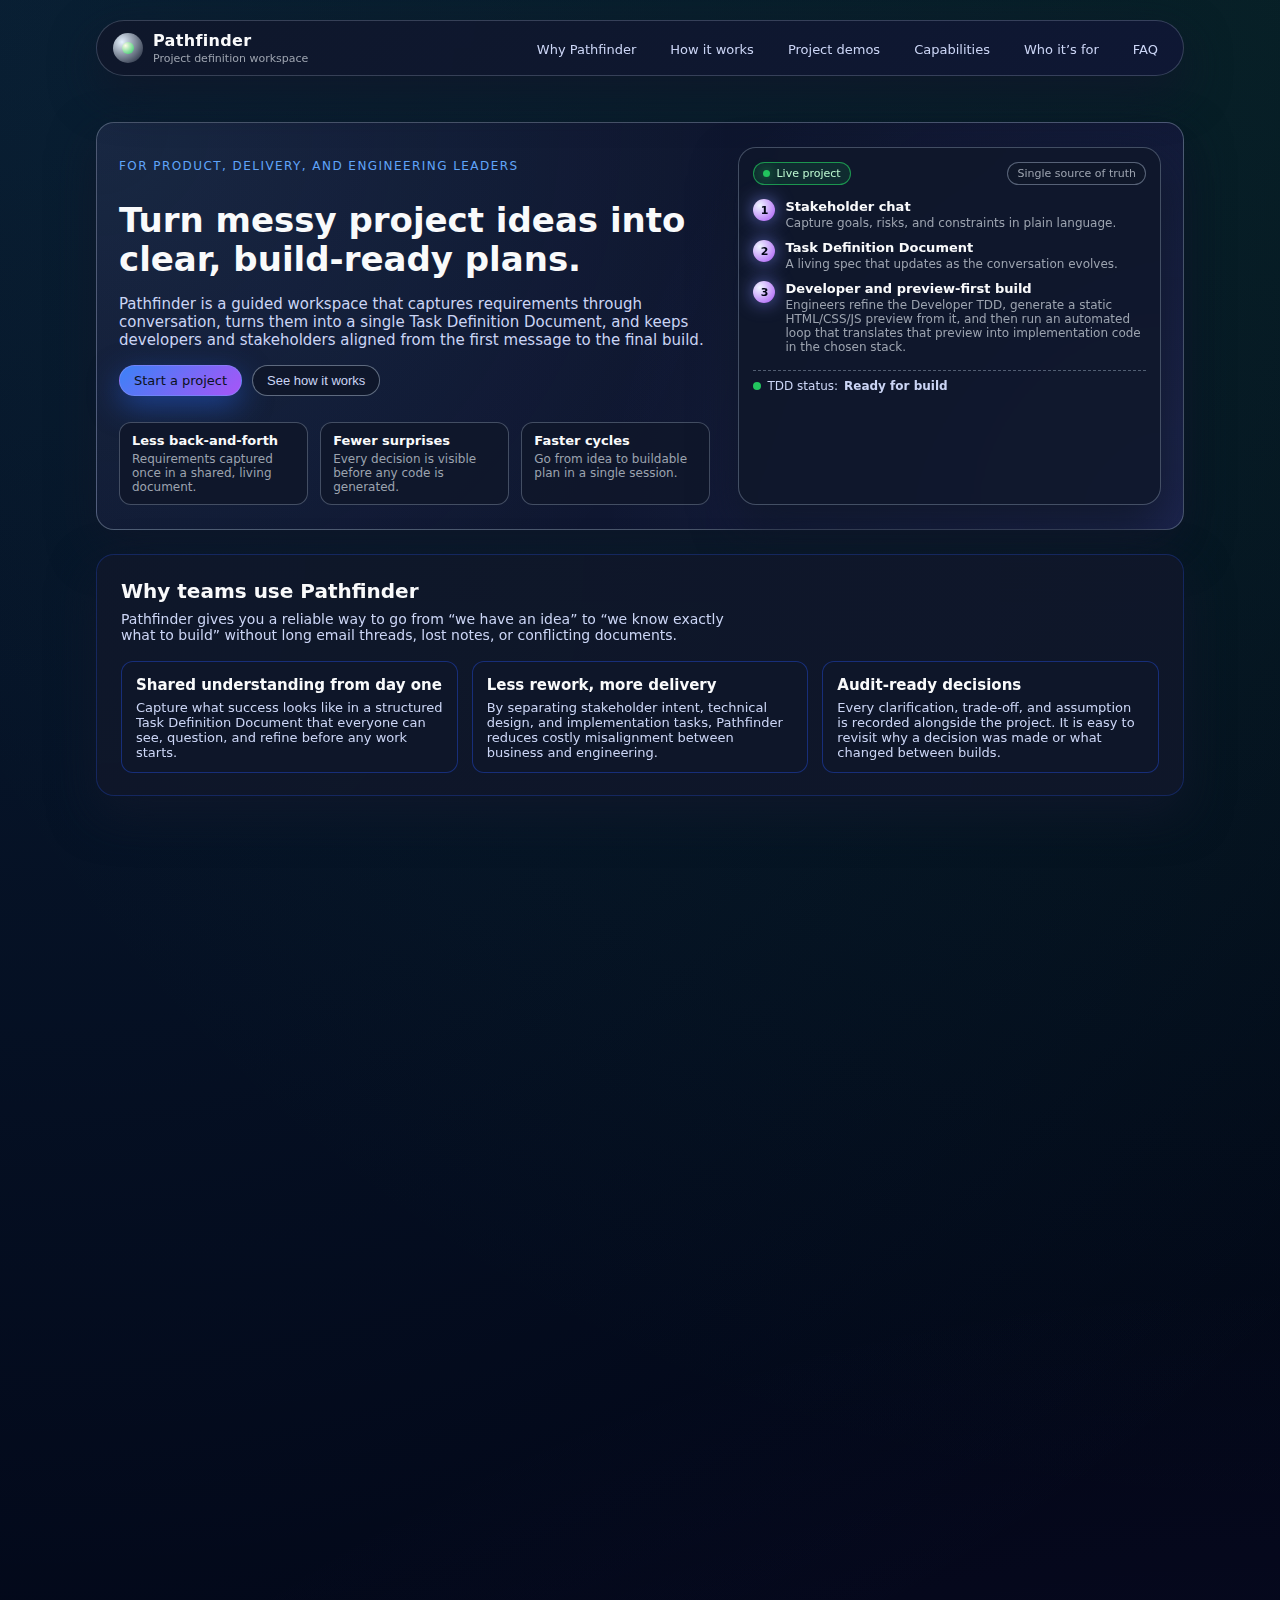
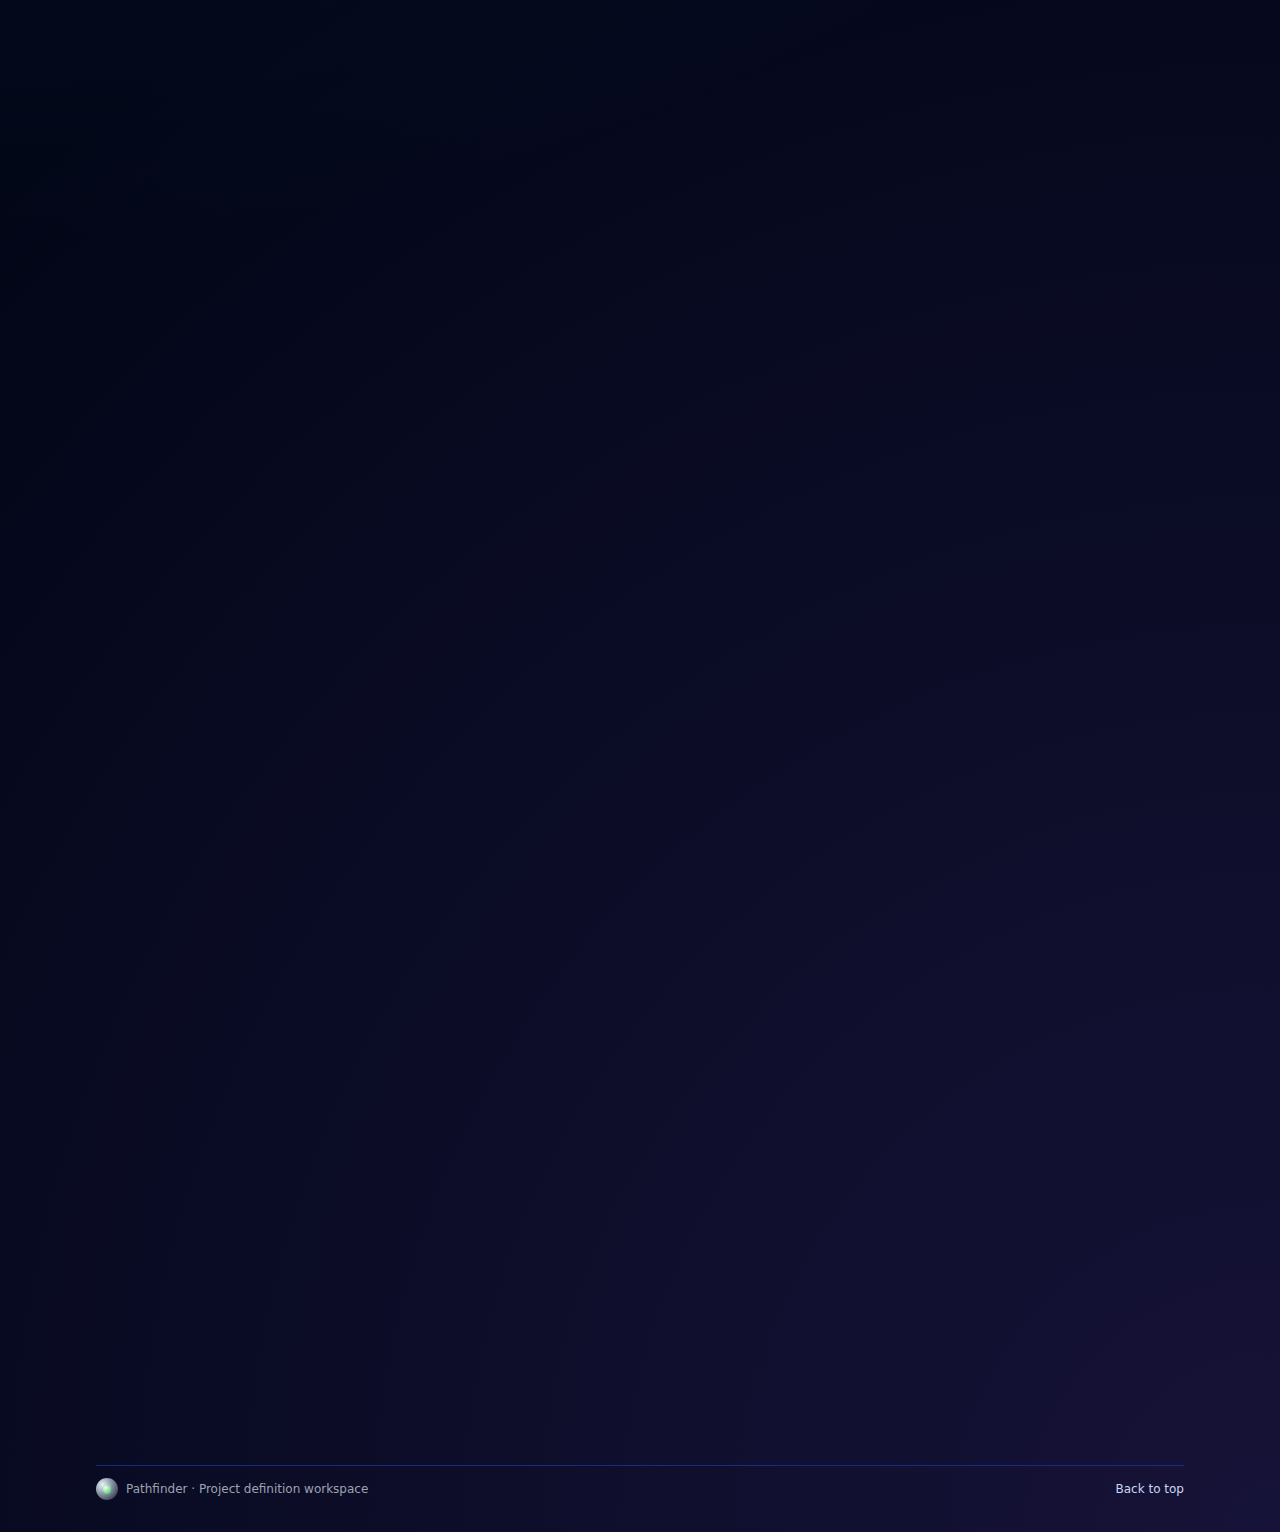
<file: docs/index.html>
<!doctype html>
<html lang="en">

<head>
  <meta charset="utf-8">
  <meta name="viewport" content="width=device-width, initial-scale=1">
  <title>Pathfinder – Turn Ideas Into Build-Ready Plans</title>
  <link rel="stylesheet" href="styles.css">
</head>

<body>
  <div class="page-shell">
    <header class="site-header">
      <div class="logo-lockup">
        <div class="logo-mark" aria-hidden="true">
          <span class="logo-orbit"></span>
          <span class="logo-core"></span>
        </div>
        <div class="logo-text">
          <span class="logo-title">Pathfinder</span>
          <span class="logo-subtitle">Project definition workspace</span>
        </div>
      </div>
      <nav class="nav">
        <button class="nav-toggle" aria-label="Toggle navigation">
          <span></span><span></span>
        </button>
        <ul class="nav-list">
          <li><a href="#why">Why Pathfinder</a></li>
          <li><a href="#how-it-works">How it works</a></li>
          <li><a href="#demos">Project demos</a></li>
          <li><a href="#capabilities">Capabilities</a></li>
          <li><a href="#who-for">Who it’s for</a></li>
          <li><a href="#faq">FAQ</a></li>
        </ul>
      </nav>
    </header>

    <main>
      <section class="hero" id="top">
        <div class="hero-copy">
          <p class="eyebrow">For product, delivery, and engineering leaders</p>
          <h1>Turn messy project ideas into clear, build‑ready plans.</h1>
          <p class="hero-body">
            Pathfinder is a guided workspace that captures requirements through conversation, turns them into a single
            Task Definition Document, and keeps developers and stakeholders aligned from the first message to the final
            build.
          </p>
          <div class="hero-actions">
            <a class="btn btn-primary" href="/">Start a project</a>
            <button class="btn btn-secondary" data-scroll-target="#how-it-works">See how it works</button>
          </div>
          <dl class="hero-metrics" aria-label="Typical outcomes teams see with Pathfinder">
            <div class="metric">
              <dt>Less back‑and‑forth</dt>
              <dd>Requirements captured once in a shared, living document.</dd>
            </div>
            <div class="metric">
              <dt>Fewer surprises</dt>
              <dd>Every decision is visible before any code is generated.</dd>
            </div>
            <div class="metric">
              <dt>Faster cycles</dt>
              <dd>Go from idea to buildable plan in a single session.</dd>
            </div>
          </dl>
        </div>
        <aside class="hero-panel" aria-label="High-level view of the Pathfinder flow">
          <div class="panel-glass">
            <div class="panel-header">
              <span class="pill pill-live">
                <span class="pill-dot"></span>
                Live project
              </span>
              <span class="pill pill-muted">Single source of truth</span>
            </div>
            <ol class="flow-steps">
              <li class="flow-step">
                <span class="flow-badge">1</span>
                <div>
                  <h3>Stakeholder chat</h3>
                  <p>Capture goals, risks, and constraints in plain language.</p>
                </div>
              </li>
              <li class="flow-step">
                <span class="flow-badge">2</span>
                <div>
                  <h3>Task Definition Document</h3>
                  <p>A living spec that updates as the conversation evolves.</p>
                </div>
              </li>
              <li class="flow-step">
                <span class="flow-badge">3</span>
                <div>
                  <h3>Developer and preview‑first build</h3>
                  <p>Engineers refine the Developer TDD, generate a static HTML/CSS/JS preview from it, and then run an automated loop that translates that preview into implementation code in the chosen stack.</p>
                </div>
              </li>
            </ol>
            <div class="panel-footer">
              <div class="status-label">
                <span class="status-pulse" aria-hidden="true"></span>
                TDD status: <strong>Ready for build</strong>
              </div>
            </div>
          </div>
        </aside>
      </section>

      <section class="section" id="why">
        <div class="section-header">
          <h2>Why teams use Pathfinder</h2>
          <p>
            Pathfinder gives you a reliable way to go from “we have an idea” to “we know exactly what to build” without
            long email threads, lost notes, or conflicting documents.
          </p>
        </div>
        <div class="grid grid-3">
          <article class="card">
            <h3>Shared understanding from day one</h3>
            <p>
              Capture what success looks like in a structured Task Definition Document that everyone can see, question,
              and refine before any work starts.
            </p>
          </article>
          <article class="card">
            <h3>Less rework, more delivery</h3>
            <p>
              By separating stakeholder intent, technical design, and implementation tasks, Pathfinder reduces costly
              misalignment between business and engineering.
            </p>
          </article>
          <article class="card">
            <h3>Audit‑ready decisions</h3>
            <p>
              Every clarification, trade‑off, and assumption is recorded alongside the project. It is easy to revisit
              why a decision was made or what changed between builds.
            </p>
          </article>
        </div>
      </section>

      <section class="section" id="how-it-works">
        <div class="section-header">
          <h2>How Pathfinder works</h2>
          <p>
            The app is organised into modes that mirror how real teams work: first clarify the problem, then shape the
            solution, then execute in a controlled way.
          </p>
        </div>

        <div class="mode-switcher" aria-label="Explore Pathfinder modes">
          <div class="mode-tabs" role="tablist">
            <button class="mode-tab is-active" role="tab" aria-selected="true" data-mode="stakeholder">
              Stakeholder
            </button>
            <button class="mode-tab" role="tab" aria-selected="false" data-mode="developer">
              Developer
            </button>
            <button class="mode-tab" role="tab" aria-selected="false" data-mode="itemise">
              Itemise
            </button>
          </div>
          <div class="mode-panels">
            <article class="mode-panel is-active" data-mode-panel="stakeholder">
              <h3>Stakeholder mode – capture the “why” and “what”</h3>
              <p>
                Nontechnical stakeholders describe goals, constraints, and examples in everyday language. Pathfinder
                guides the conversation with clarifying questions and gradually fills out a Task Definition Document.
              </p>
              <ul>
                <li>Keep the conversation and the evolving document side‑by‑side.</li>
                <li>See how close you are to a “ready” specification with a simple readiness bar.</li>
                <li>Download the final stakeholder document to share with other teams or vendors.</li>
              </ul>
            </article>

            <article class="mode-panel" data-mode-panel="developer">
              <h3>Developer mode – turn intent into a technical plan</h3>
              <p>
                Once stakeholder requirements are clear, engineers use Developer mode to decide architecture, APIs, data
                flows, and constraints, without losing sight of the original goals.
              </p>
              <ul>
                <li>Highlight open questions and risks before work begins.</li>
                <li>Produce a developer‑friendly Task Definition Document aligned with the stakeholder version.</li>
                <li>Lock in a plan that downstream tools and developers can trust.</li>
              </ul>
            </article>

            <article class="mode-panel" data-mode-panel="itemise">
              <h3>Itemise mode – split AI work from human work</h3>
              <p>
                Pathfinder separates tasks that can be safely automated from those that require human judgment, giving
                you a clear view of what the AI should handle and what stays with your team.
              </p>
              <ul>
                <li>Create an <strong>LLM build plan</strong> for code the system can generate or update.</li>
                <li>Create a <strong>Developer actions plan</strong> for steps like deployments and config changes.</li>
                <li>Feed the LLM build plan into an automated loop that reads the static preview and Developer TDD to generate implementation code, while previews reuse the same checks on every run.</li>
              </ul>
            </article>
          </div>
        </div>

        <div class="timeline">
          <ol class="timeline-list" aria-label="Project journey in Pathfinder">
            <li class="timeline-item">
              <div class="timeline-marker"></div>
              <div class="timeline-content">
                <h3>1. Start a project</h3>
                <p>
                  Create a new project in Pathfinder for each initiative. Everything—conversations, documents, builds,
                  and previews—stays organised under that project.
                </p>
              </div>
            </li>
            <li class="timeline-item">
              <div class="timeline-marker"></div>
              <div class="timeline-content">
                <h3>2. Capture stakeholder intent</h3>
                <p>
                  Use Stakeholder mode to turn meetings and loose ideas into a structured Task Definition Document that
                  can be shared, reviewed, and signed off.
                </p>
              </div>
            </li>
            <li class="timeline-item">
              <div class="timeline-marker"></div>
              <div class="timeline-content">
                <h3>3. Design the solution</h3>
                <p>
                  Switch to Developer mode to define how the solution should work technically, including interfaces,
                  constraints, and integration points.
                </p>
              </div>
            </li>
            <li class="timeline-item">
              <div class="timeline-marker"></div>
              <div class="timeline-content">
                <h3>4. Itemise and run preview‑first builds</h3>
                <p>
                  In Itemise mode, split work between the automated loop and your team. The loop reads the static HTML/CSS/JS preview and LLM build plan to generate code into versioned output folders, and previews apply the same checks every time so results stay predictable.
                </p>
              </div>
            </li>
            <li class="timeline-item">
              <div class="timeline-marker"></div>
              <div class="timeline-content">
                <h3>5. Preview, iterate, and export</h3>
                <p>
                  Use previews, file browsing, and exports to review each build, capture feedback, and hand off a
                  complete project directory when you are ready.
                </p>
              </div>
            </li>
          </ol>
        </div>
      </section>

      <section class="section" id="demos">
        <div class="section-header">
          <h2>Project demo videos</h2>
          <p>
            Short walkthroughs of Pathfinder turning real project ideas into Task Definition Documents, itemised build
            plans, and previewable outputs.
          </p>
        </div>
        <div class="grid grid-3">
          <article class="card">
            <h3>From idea to Developer TDD</h3>
            <p>Follow a project from the first stakeholder message through to a complete Developer Task Definition Document.</p>
            <video class="demo-video" controls preload="metadata" src="https://github.com/p3z/pathfinder-demo/releases/download/vids/pathfinder-demo1-insurance.mp4"></video>
          </article>
          <article class="card">
            <h3>Itemise and preview-first build</h3>
            <p>See how the Itemise LLM build plan and static preview feed the automated stack translation loop.</p>
            <video class="demo-video" controls preload="metadata" src="https://github.com/p3z/pathfinder-demo/releases/download/vids/demo2.mp4"></video>
          </article>
          <article class="card">
            <h3>Reviewing previews and artefacts</h3>
            <p>Watch a run-through of previews, file browser, and exports on a generated project.</p>
            <video class="demo-video" controls preload="metadata" src="https://github.com/p3z/pathfinder-demo/releases/download/vids/demo3.mp4"></video>
          </article>
        </div>
      </section>

      <section class="section" id="capabilities">
        <div class="section-header">
          <h2>Key capabilities at a glance</h2>
          <p>Everything in Pathfinder is designed to keep context, decisions, and code in one place.</p>
        </div>
        <div class="grid grid-3">
          <article class="card card-accent">
            <h3>Projects and slugs</h3>
            <p>
              Keep each initiative isolated under its own project, with predictable folder names that make it easy to
              track builds and exports.
            </p>
          </article>
          <article class="card card-accent">
            <h3>Task Definition Documents</h3>
            <p>
              Generate stakeholder, developer, and itemised Task Definition Documents automatically as conversations
              progress. Each document can be downloaded at any time.
            </p>
          </article>
          <article class="card card-accent">
            <h3>Preview‑first loop</h3>
            <p>
              Use a preview‑first loop that generates a static HTML/CSS/JS preview from the Developer TDD, translates that preview into code in timestamped output directories with live progress and file‑level events, and runs the same preview checks each time so you avoid inconsistent results.
            </p>
          </article>
          <article class="card">
            <h3>Previews</h3>
            <p>
              Run previews against build outputs to get file trees, diffs, summaries, and, when available, richer
              checks like HTTP responses or test runs.
            </p>
          </article>
          <article class="card">
            <h3>File browser with AI assist</h3>
            <p>
              Inspect, edit, and create files directly in the browser. Ask the AI to propose changes, then review and
              apply them line‑by‑line.
            </p>
          </article>
          <article class="card">
            <h3>Exports</h3>
            <p>
              Export a complete project—including Task Definition Documents, builds, previews, and artefacts—as a single
              archive ready for developers or vendors.
            </p>
          </article>
        </div>
      </section>

      <section class="section" id="who-for">
        <div class="section-header">
          <h2>Built for cross‑functional teams</h2>
          <p>Pathfinder fits into your existing ways of working instead of forcing a new one.</p>
        </div>
        <div class="grid grid-3">
          <article class="card">
            <h3>Product and business owners</h3>
            <p>
              Turn stakeholder conversations into a single, reviewable document that captures goals, non‑negotiables,
              and constraints without needing technical jargon.
            </p>
          </article>
          <article class="card">
            <h3>Engineering leaders</h3>
            <p>
              Give your teams clear, agreed requirements and a space to document technical decisions, risks, and trade
              offs before code is written.
            </p>
          </article>
          <article class="card">
            <h3>Consultancies and agencies</h3>
            <p>
              Use Pathfinder as a repeatable way to capture client briefs, scope work, and keep a traceable record of
              what was promised and delivered.
            </p>
          </article>
        </div>
      </section>

      <section class="section section-alt" id="faq">
        <div class="section-header">
          <h2>Frequently asked questions</h2>
          <p>Short answers to common questions from nontechnical stakeholders.</p>
        </div>
        <div class="faq">
          <details class="faq-item">
            <summary>What problem does Pathfinder solve?</summary>
            <p>
              Pathfinder turns messy, conversational project ideas into a single, implementation‑ready Task Definition Document (TDD), plus an explicit split between what AI can safely build and what humans need to do, reducing rework and misalignment between stakeholders and engineering.
            </p>
          </details>
          <details class="faq-item">
            <summary>Is Pathfinder a replacement for our project management tool?</summary>
            <p>
              Pathfinder focuses on defining what should be built, not tracking every task. Many teams use it alongside
              their existing ticketing or project management tools.
            </p>
          </details>
          <details class="faq-item">
            <summary>How is this different from “just using ChatGPT/Copilot”?</summary>
            <p>
              Instead of ad‑hoc chats and one‑off code generations, Pathfinder enforces a structured flow—Stakeholder → Developer → Itemise → Build/Preview—where every decision is written into TDDs, LLM work is restricted to file edits in a controlled build directory, and outputs are previewed with diffs and artefacts before adoption.
            </p>
          </details>

          <details class="faq-item">
            <summary>
                How does Pathfinder keep things safe and auditable?
            </summary>
            <p>
              All work is scoped to per‑project directories, LLMs can only create/edit/delete files there, build outputs go into versioned output/ or build_* folders, previews log exactly what commands/HTTP checks ran, and every step (TDDs, build state, preview artifacts) is stored on disk for later inspection.
            </p>
          </details>

          <details class="faq-item">
            <summary>Do stakeholders need to understand technical details?</summary>
            <p>
              No. Stakeholders can describe goals and constraints in plain language. Pathfinder and your developers then
              translate that into a technical plan.
            </p>
          </details>
          <details class="faq-item">
            <summary>How does Pathfinder help with risk and compliance?</summary>
            <p>
              Because every decision and clarification is captured in Task Definition Documents and project history, it
              is easier to show what was agreed, when, and why.
            </p>
          </details>
          <details class="faq-item">
            <summary>Can we export our work if we move to another tool?</summary>
            <p>
              Yes. Each project can be exported as a complete directory containing Task Definition Documents, build
              outputs, preview data, and supporting files.
            </p>
          </details>
        </div>
      </section>

      <section class="section section-cta">
        <div class="cta-inner">
          <div>
            <h2>Pathfinder is in active development</h2>
            <p>
              We’re actively building out Pathfinder and testing it on real projects. New capabilities and ways to use
              it are on the way.
            </p>
          </div>
        </div>
      </section>
    </main>

    <footer class="site-footer">
      <div class="footer-inner">
        <div class="footer-brand">
          <span class="logo-mark small" aria-hidden="true">
            <span class="logo-orbit"></span>
            <span class="logo-core"></span>
          </span>
          <span class="footer-text">Pathfinder · Project definition workspace</span>
        </div>
        <div class="footer-links">
          <a href="#top">Back to top</a>
        </div>
      </div>
    </footer>
  </div>

  <script src="script.js" defer></script>
</body>

</html>
</file>
<file: docs/styles.css>
:root {
  color-scheme: dark;
  --bg-root: #020617;
  --bg-elevated: #020617;
  --bg-panel: #020617;
  --bg-glass: rgba(15, 23, 42, 0.88);
  --bg-glass-soft: rgba(15, 23, 42, 0.78);
  --border-subtle: #1e293b;
  --border-strong: #334155;
  --accent: #60a5fa;
  --accent-soft: rgba(96, 165, 250, 0.2);
  --accent-strong: #3b82f6;
  --accent-alt: #a855f7;
  --accent-success: #22c55e;
  --text-primary: #f9fafb;
  --text-secondary: #cbd5f5;
  --text-muted: #9ca3af;
  --shadow-soft: 0 18px 45px rgba(15, 23, 42, 0.9);
  --radius-lg: 18px;
  --radius-md: 12px;
  --radius-pill: 999px;
}

*,
*::before,
*::after {
  box-sizing: border-box;
}

html,
body {
  margin: 0;
  padding: 0;
}

body {
  min-height: 100vh;
  font-family: system-ui, -apple-system, BlinkMacSystemFont, "Segoe UI", sans-serif;
  color: var(--text-primary);
  background:
    radial-gradient(circle at top left, rgba(56, 189, 248, 0.12), transparent 55%),
    radial-gradient(circle at bottom right, rgba(139, 92, 246, 0.15), transparent 55%),
    radial-gradient(circle at top right, rgba(34, 197, 94, 0.1), transparent 45%),
    var(--bg-root);
  -webkit-font-smoothing: antialiased;
}

.page-shell {
  min-height: 100vh;
  max-width: 1120px;
  margin: 0 auto;
  padding: 20px 16px 32px;
  display: flex;
  flex-direction: column;
  gap: 32px;
}

.site-header {
  position: sticky;
  top: 12px;
  z-index: 20;
  display: flex;
  align-items: center;
  justify-content: space-between;
  gap: 16px;
  padding: 10px 16px;
  border-radius: var(--radius-pill);
  background: linear-gradient(135deg, rgba(15, 23, 42, 0.96), rgba(15, 23, 53, 0.96));
  border: 1px solid rgba(148, 163, 184, 0.3);
  box-shadow: 0 18px 45px rgba(15, 23, 42, 0.9);
  backdrop-filter: blur(16px);
}

.logo-lockup {
  display: inline-flex;
  align-items: center;
  gap: 10px;
}

.logo-mark {
  position: relative;
  width: 30px;
  height: 30px;
  border-radius: 999px;
  background: radial-gradient(circle at 30% 30%, #e5f2ff, #0f172a);
  display: inline-flex;
  align-items: center;
  justify-content: center;
  overflow: hidden;
}

.logo-mark.small {
  width: 22px;
  height: 22px;
}

.logo-orbit {
  position: absolute;
  width: 115%;
  height: 115%;
  border-radius: inherit;
  border: 1px solid rgba(59, 130, 246, 0.55);
  box-shadow:
    0 0 16px rgba(59, 130, 246, 0.55),
    0 0 32px rgba(139, 92, 246, 0.4);
}

.logo-core {
  position: relative;
  width: 40%;
  height: 40%;
  border-radius: inherit;
  background: radial-gradient(circle at 30% 30%, #fefce8, #22c55e);
}

.logo-text {
  display: flex;
  flex-direction: column;
  gap: 2px;
}

.logo-title {
  font-size: 16px;
  font-weight: 600;
  letter-spacing: 0.02em;
}

.logo-subtitle {
  font-size: 11px;
  color: var(--text-muted);
}

.nav {
  display: flex;
  align-items: center;
  gap: 16px;
}

.nav-list {
  display: flex;
  align-items: center;
  gap: 16px;
  list-style: none;
  margin: 0;
  padding: 0;
}

.nav-list a {
  font-size: 13px;
  color: var(--text-secondary);
  text-decoration: none;
  padding: 6px 9px;
  border-radius: 999px;
  transition: background-color 0.15s ease, color 0.15s ease;
}

.nav-list a:hover {
  background-color: rgba(148, 163, 184, 0.2);
  color: #e5e7eb;
}

.nav-toggle {
  display: none;
  flex-direction: column;
  justify-content: center;
  gap: 4px;
  width: 32px;
  height: 32px;
  border-radius: 999px;
  border: 1px solid rgba(148, 163, 184, 0.4);
  background: rgba(15, 23, 42, 0.95);
  padding: 0 7px;
}

.nav-toggle span {
  display: block;
  height: 2px;
  border-radius: 999px;
  background: #e5e7eb;
}

.header-cta {
  display: flex;
  align-items: center;
  gap: 8px;
}

.btn {
  display: inline-flex;
  align-items: center;
  justify-content: center;
  padding: 7px 14px;
  border-radius: 999px;
  border: 1px solid transparent;
  font-size: 13px;
  font-weight: 500;
  cursor: pointer;
  text-decoration: none;
  transition:
    background-color 0.15s ease,
    border-color 0.15s ease,
    box-shadow 0.15s ease,
    transform 0.08s ease;
}

.btn-primary {
  background: linear-gradient(135deg, var(--accent-strong), var(--accent-alt));
  border-color: rgba(129, 140, 248, 0.6);
  color: #0b1120;
  box-shadow: 0 10px 30px rgba(37, 99, 235, 0.5);
}

.btn-primary:hover {
  box-shadow: 0 14px 40px rgba(37, 99, 235, 0.7);
  transform: translateY(-1px);
}

.btn-secondary {
  background: rgba(15, 23, 42, 0.95);
  border-color: rgba(148, 163, 184, 0.6);
  color: var(--text-secondary);
}

.btn-secondary:hover {
  background: rgba(30, 64, 175, 0.9);
  border-color: rgba(129, 140, 248, 0.9);
}

.btn-ghost {
  background: transparent;
  border-color: rgba(148, 163, 184, 0.5);
  color: var(--text-secondary);
}

.btn-ghost:hover {
  background: rgba(15, 23, 42, 0.9);
}

.hero {
  display: grid;
  grid-template-columns: minmax(0, 1.4fr) minmax(0, 1fr);
  gap: 28px;
  margin-top: 14px;
  padding: 24px 22px;
  border-radius: var(--radius-lg);
  background: radial-gradient(circle at top left, rgba(96, 165, 250, 0.12), transparent 55%),
    radial-gradient(circle at bottom right, rgba(129, 140, 248, 0.12), transparent 50%),
    linear-gradient(135deg, rgba(15, 23, 42, 0.98), rgba(15, 23, 54, 0.98));
  border: 1px solid rgba(148, 163, 184, 0.45);
  box-shadow: var(--shadow-soft);
}

.hero-copy {
  display: flex;
  flex-direction: column;
  gap: 16px;
}

.eyebrow {
  font-size: 12px;
  letter-spacing: 0.12em;
  text-transform: uppercase;
  color: var(--accent);
}

.hero h1 {
  font-size: clamp(28px, 4vw, 34px);
  line-height: 1.15;
  margin: 0;
}

.hero-body {
  margin: 0;
  font-size: 15px;
  color: var(--text-secondary);
}

.hero-actions {
  display: flex;
  flex-wrap: wrap;
  gap: 10px;
}

.hero-metrics {
  display: grid;
  grid-template-columns: repeat(auto-fit, minmax(170px, 1fr));
  gap: 12px;
  margin: 10px 0 0;
}

.hero-metrics .metric {
  padding: 10px 12px;
  border-radius: var(--radius-md);
  background: rgba(15, 23, 42, 0.92);
  border: 1px solid rgba(148, 163, 184, 0.4);
}

.hero-metrics dt {
  font-size: 13px;
  font-weight: 600;
}

.hero-metrics dd {
  margin: 4px 0 0;
  font-size: 12px;
  color: var(--text-muted);
}

.hero-panel {
  display: flex;
  align-items: stretch;
}

.panel-glass {
  width: 100%;
  border-radius: var(--radius-lg);
  padding: 14px 14px 12px;
  background: var(--bg-glass);
  border: 1px solid rgba(148, 163, 184, 0.4);
  box-shadow: 0 20px 45px rgba(15, 23, 42, 0.9);
  backdrop-filter: blur(18px);
  display: flex;
  flex-direction: column;
  gap: 10px;
}

.panel-header {
  display: flex;
  justify-content: space-between;
  gap: 8px;
  align-items: center;
}

.pill {
  display: inline-flex;
  align-items: center;
  gap: 6px;
  padding: 4px 9px;
  border-radius: 999px;
  font-size: 11px;
  border: 1px solid rgba(148, 163, 184, 0.55);
}

.pill-live {
  background: rgba(22, 163, 74, 0.16);
  border-color: rgba(34, 197, 94, 0.7);
  color: #bbf7d0;
}

.pill-dot {
  width: 7px;
  height: 7px;
  border-radius: 999px;
  background: var(--accent-success);
  box-shadow: 0 0 12px rgba(34, 197, 94, 0.9);
}

.pill-muted {
  background: rgba(15, 23, 42, 0.9);
  color: var(--text-muted);
}

.flow-steps {
  list-style: none;
  margin: 4px 0 0;
  padding: 0;
  display: flex;
  flex-direction: column;
  gap: 10px;
}

.flow-step {
  display: grid;
  grid-template-columns: auto minmax(0, 1fr);
  gap: 10px;
}

.flow-badge {
  width: 22px;
  height: 22px;
  border-radius: 999px;
  background: radial-gradient(circle at 30% 30%, #eff6ff, var(--accent-alt));
  display: inline-flex;
  align-items: center;
  justify-content: center;
  font-size: 11px;
  font-weight: 600;
  color: #020617;
  box-shadow: 0 0 18px rgba(129, 140, 248, 0.7);
}

.flow-step h3 {
  margin: 0;
  font-size: 13px;
}

.flow-step p {
  margin: 2px 0 0;
  font-size: 12px;
  color: var(--text-muted);
}

.panel-footer {
  margin-top: 6px;
  padding-top: 8px;
  border-top: 1px dashed rgba(148, 163, 184, 0.5);
  display: flex;
  justify-content: space-between;
  align-items: center;
}

.status-label {
  font-size: 12px;
  color: var(--text-secondary);
  display: inline-flex;
  align-items: center;
  gap: 6px;
}

.status-pulse {
  width: 8px;
  height: 8px;
  border-radius: 999px;
  background: var(--accent-success);
  box-shadow: 0 0 0 0 rgba(34, 197, 94, 0.5);
  animation: pulse 1.6s infinite;
}

@keyframes pulse {
  0% {
    box-shadow: 0 0 0 0 rgba(34, 197, 94, 0.5);
  }

  70% {
    box-shadow: 0 0 0 10px rgba(34, 197, 94, 0);
  }

  100% {
    box-shadow: 0 0 0 0 rgba(34, 197, 94, 0);
  }
}

.section {
  margin-top: 24px;
  padding: 24px 24px 22px;
  border-radius: var(--radius-lg);
  background: radial-gradient(circle at top left, rgba(15, 23, 42, 0.95), rgba(15, 23, 42, 0.98));
  border: 1px solid rgba(30, 64, 175, 0.4);
  box-shadow: var(--shadow-soft);
}

.section-alt {
  background: radial-gradient(circle at top right, rgba(15, 23, 42, 0.98), rgba(15, 23, 42, 0.99));
  border-color: rgba(30, 64, 175, 0.6);
}

.section-header {
  max-width: 620px;
  margin-bottom: 18px;
}

.section-header h2 {
  margin: 0 0 8px;
  font-size: 20px;
}

.section-header p {
  margin: 0;
  font-size: 14px;
  color: var(--text-secondary);
}

.grid {
  display: grid;
  gap: 14px;
}

.grid-3 {
  grid-template-columns: repeat(3, minmax(0, 1fr));
}

.card {
  padding: 14px 14px 12px;
  border-radius: var(--radius-md);
  background: rgba(15, 23, 42, 0.96);
  border: 1px solid rgba(30, 64, 175, 0.6);
}

.card-accent {
  background: radial-gradient(circle at top left, rgba(96, 165, 250, 0.24), rgba(15, 23, 42, 0.98));
}

.card h3 {
  margin: 0 0 6px;
  font-size: 15px;
}

.card p {
  margin: 0;
  font-size: 13px;
  color: var(--text-secondary);
}

.demo-video {
  display: block;
  width: 100%;
  margin-top: 8px;
  border-radius: 10px;
  border: 1px solid rgba(30, 64, 175, 0.8);
  background-color: #020617;
}

.mode-switcher {
  margin-top: 12px;
  padding: 14px 14px 12px;
  border-radius: var(--radius-md);
  background: rgba(15, 23, 42, 0.96);
  border: 1px solid rgba(30, 64, 175, 0.6);
}

.mode-tabs {
  display: inline-flex;
  background: rgba(15, 23, 42, 0.96);
  border-radius: 999px;
  padding: 3px;
  border: 1px solid rgba(30, 64, 175, 0.7);
}

.mode-tab {
  border: none;
  padding: 5px 12px;
  border-radius: 999px;
  font-size: 12px;
  background: transparent;
  color: var(--text-muted);
  cursor: pointer;
  transition: background-color 0.12s ease, color 0.12s ease, box-shadow 0.12s ease;
}

.mode-tab.is-active {
  background: linear-gradient(135deg, var(--accent-strong), var(--accent-alt));
  color: #0b1120;
  box-shadow: 0 8px 20px rgba(37, 99, 235, 0.5);
}

.mode-panels {
  margin-top: 12px;
}

.mode-panel {
  display: none;
}

.mode-panel.is-active {
  display: block;
}

.mode-panel h3 {
  margin: 0 0 6px;
  font-size: 15px;
}

.mode-panel p {
  margin: 0 0 6px;
  font-size: 13px;
  color: var(--text-secondary);
}

.mode-panel ul {
  margin: 0;
  padding-left: 18px;
}

.mode-panel li {
  font-size: 13px;
  color: var(--text-secondary);
  margin-bottom: 4px;
}

.timeline {
  margin-top: 18px;
  padding-top: 12px;
  border-top: 1px dashed rgba(148, 163, 184, 0.5);
}

.timeline-list {
  list-style: none;
  margin: 0;
  padding: 0;
  position: relative;
}

.timeline-list::before {
  content: "";
  position: absolute;
  top: 2px;
  bottom: 0;
  left: 10px;
  width: 1px;
  background: linear-gradient(to bottom, rgba(148, 163, 184, 0.8), rgba(148, 163, 184, 0.1));
}

.timeline-item {
  position: relative;
  display: grid;
  grid-template-columns: 24px minmax(0, 1fr);
  gap: 10px;
  padding-bottom: 10px;
}

.timeline-marker {
  position: relative;
  width: 20px;
  height: 20px;
  border-radius: 999px;
  background: radial-gradient(circle at 30% 30%, #fefce8, var(--accent));
  border: 1px solid rgba(37, 99, 235, 0.9);
  margin-top: 2px;
}

.timeline-content h3 {
  margin: 0 0 4px;
  font-size: 14px;
}

.timeline-content p {
  margin: 0;
  font-size: 13px;
  color: var(--text-secondary);
}

.faq {
  display: grid;
  gap: 8px;
  margin-top: 10px;
}

.faq-item {
  border-radius: var(--radius-md);
  border: 1px solid rgba(30, 64, 175, 0.7);
  background: rgba(15, 23, 42, 0.96);
  padding: 8px 10px;
}

.faq-item summary {
  cursor: pointer;
  list-style: none;
  font-size: 13px;
  font-weight: 500;
}

.faq-item summary::-webkit-details-marker {
  display: none;
}

.faq-item p {
  margin: 6px 0 0;
  font-size: 13px;
  color: var(--text-secondary);
}

.section-cta {
  background: radial-gradient(circle at top left, rgba(56, 189, 248, 0.25), rgba(15, 23, 42, 0.97));
  border-color: rgba(56, 189, 248, 0.9);
}

.cta-inner {
  display: flex;
  align-items: center;
  justify-content: space-between;
  gap: 18px;
}

.cta-inner h2 {
  margin: 0 0 6px;
  font-size: 19px;
}

.cta-inner p {
  margin: 0;
  font-size: 14px;
  color: var(--text-secondary);
}

.cta-actions {
  display: flex;
  flex-wrap: wrap;
  gap: 10px;
}

.site-footer {
  margin-top: 8px;
  padding-top: 12px;
  border-top: 1px solid rgba(30, 64, 175, 0.6);
  font-size: 12px;
  color: var(--text-muted);
}

.footer-inner {
  display: flex;
  align-items: center;
  justify-content: space-between;
  gap: 12px;
}

.footer-brand {
  display: inline-flex;
  align-items: center;
  gap: 8px;
}

.footer-links {
  display: flex;
  align-items: center;
  gap: 12px;
}

.footer-links a {
  color: var(--text-secondary);
  text-decoration: none;
}

.footer-links a:hover {
  text-decoration: underline;
}

.reveal {
  opacity: 0;
  transform: translateY(8px);
  transition: opacity 0.35s ease, transform 0.35s ease;
}

.reveal.is-visible {
  opacity: 1;
  transform: translateY(0);
}

@media (max-width: 880px) {
  .site-header {
    align-items: center;
  }

  .nav-list {
    position: absolute;
    top: 58px;
    left: 0;
    right: 0;
    margin: 0;
    padding: 10px 16px 12px;
    background: rgba(15, 23, 42, 0.98);
    border-radius: 18px;
    border: 1px solid rgba(30, 64, 175, 0.7);
    display: none;
    flex-direction: column;
    gap: 8px;
  }

  .nav-list.is-open {
    display: flex;
  }

  .nav-toggle {
    display: inline-flex;
  }

  .hero {
    grid-template-columns: minmax(0, 1fr);
  }
}

@media (max-width: 740px) {
  .page-shell {
    padding: 14px 14px 24px;
    gap: 22px;
  }

  .site-header {
    padding-inline: 12px;
  }

  .hero {
    padding: 20px 16px;
  }

  .section {
    padding: 18px 16px;
  }

  .grid-3 {
    grid-template-columns: minmax(0, 1fr);
  }

  .cta-inner {
    flex-direction: column;
    align-items: flex-start;
  }

  .hero-actions {
    flex-direction: column;
    align-items: stretch;
  }

  .header-cta {
    display: none;
  }
}
</file>
